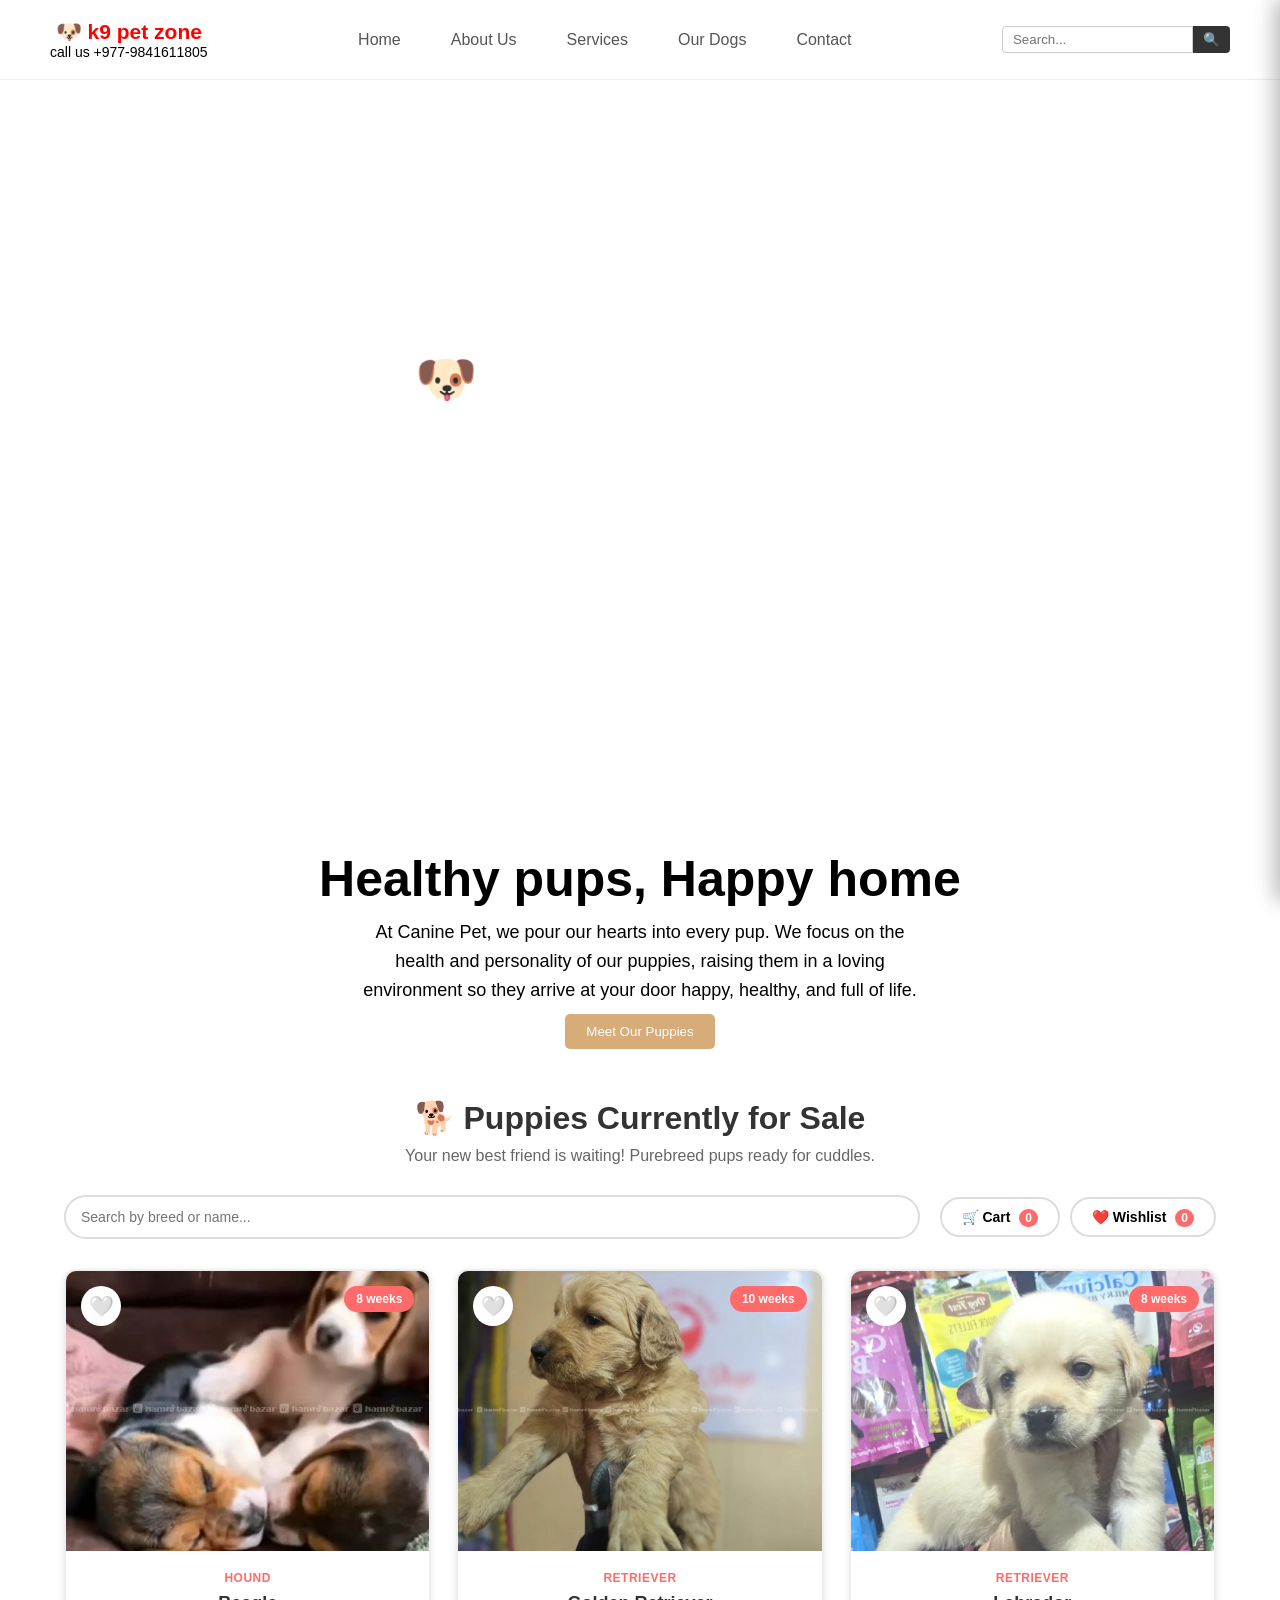
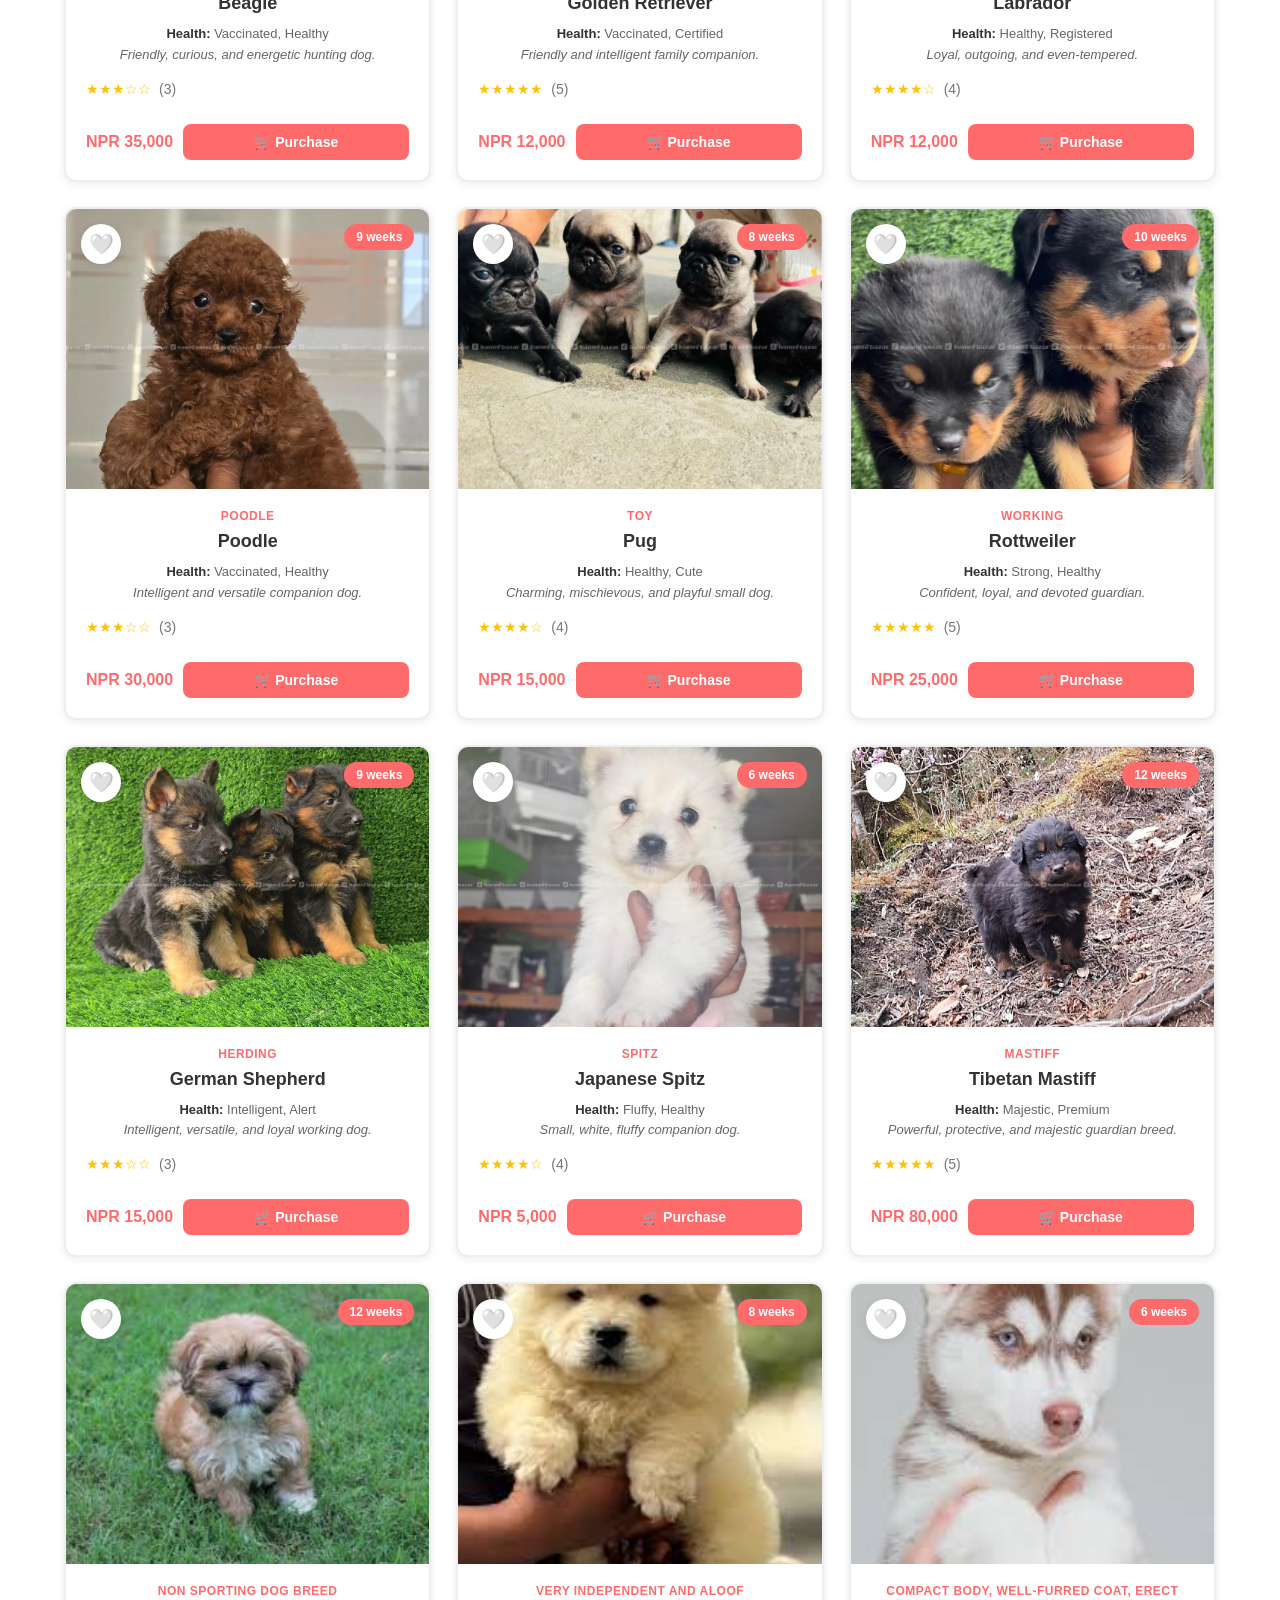
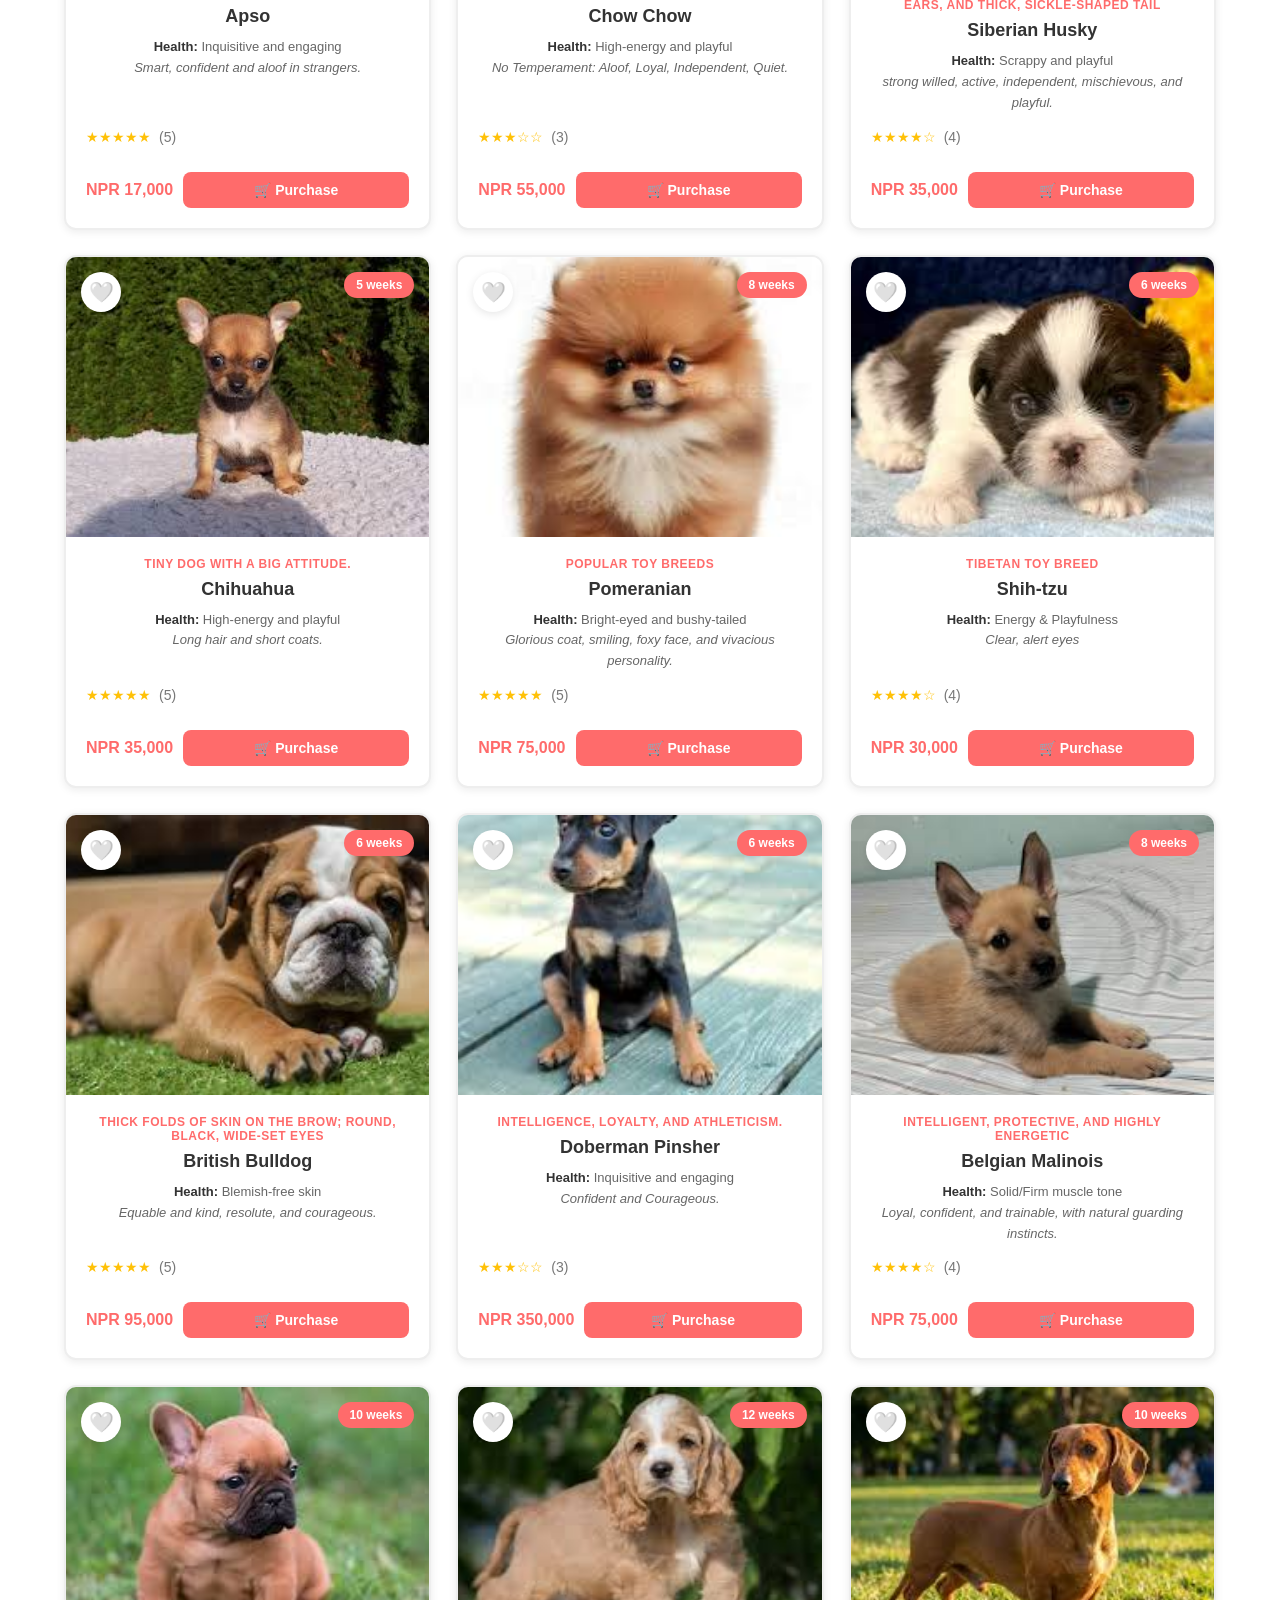
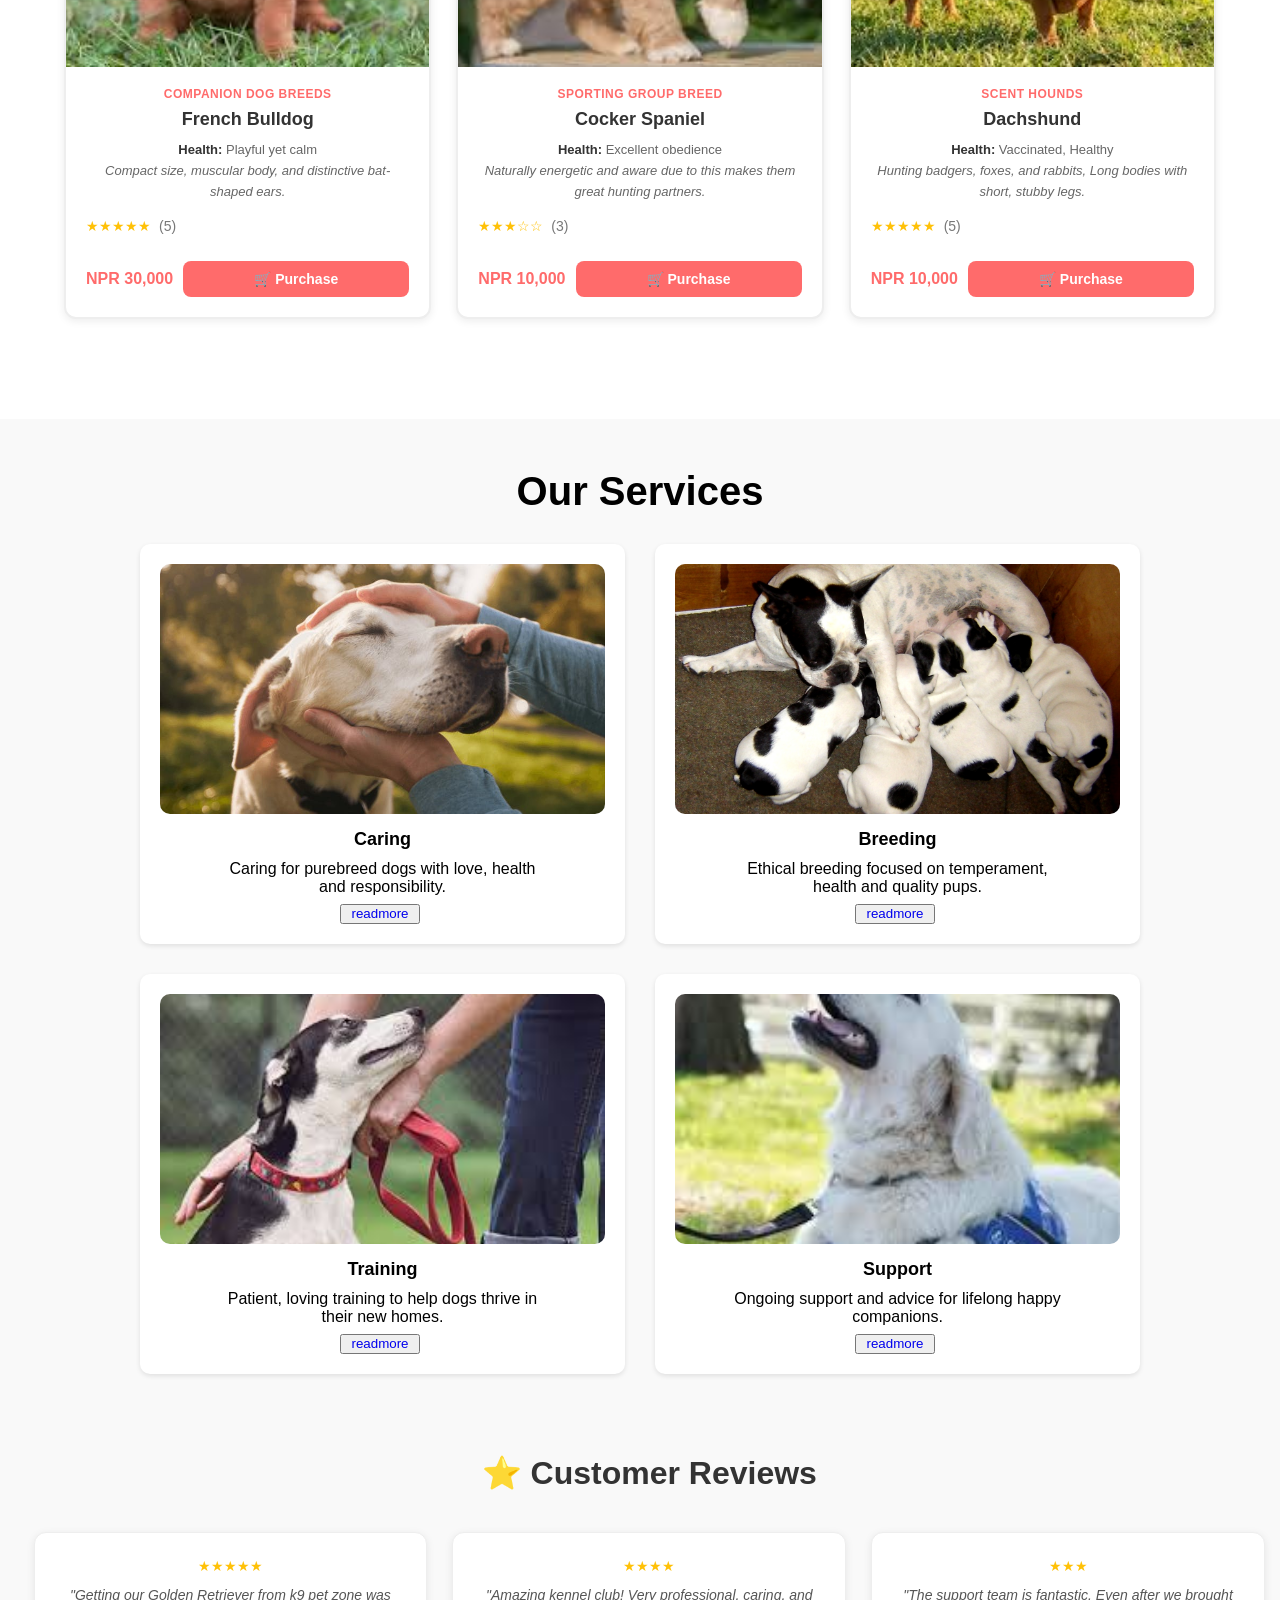
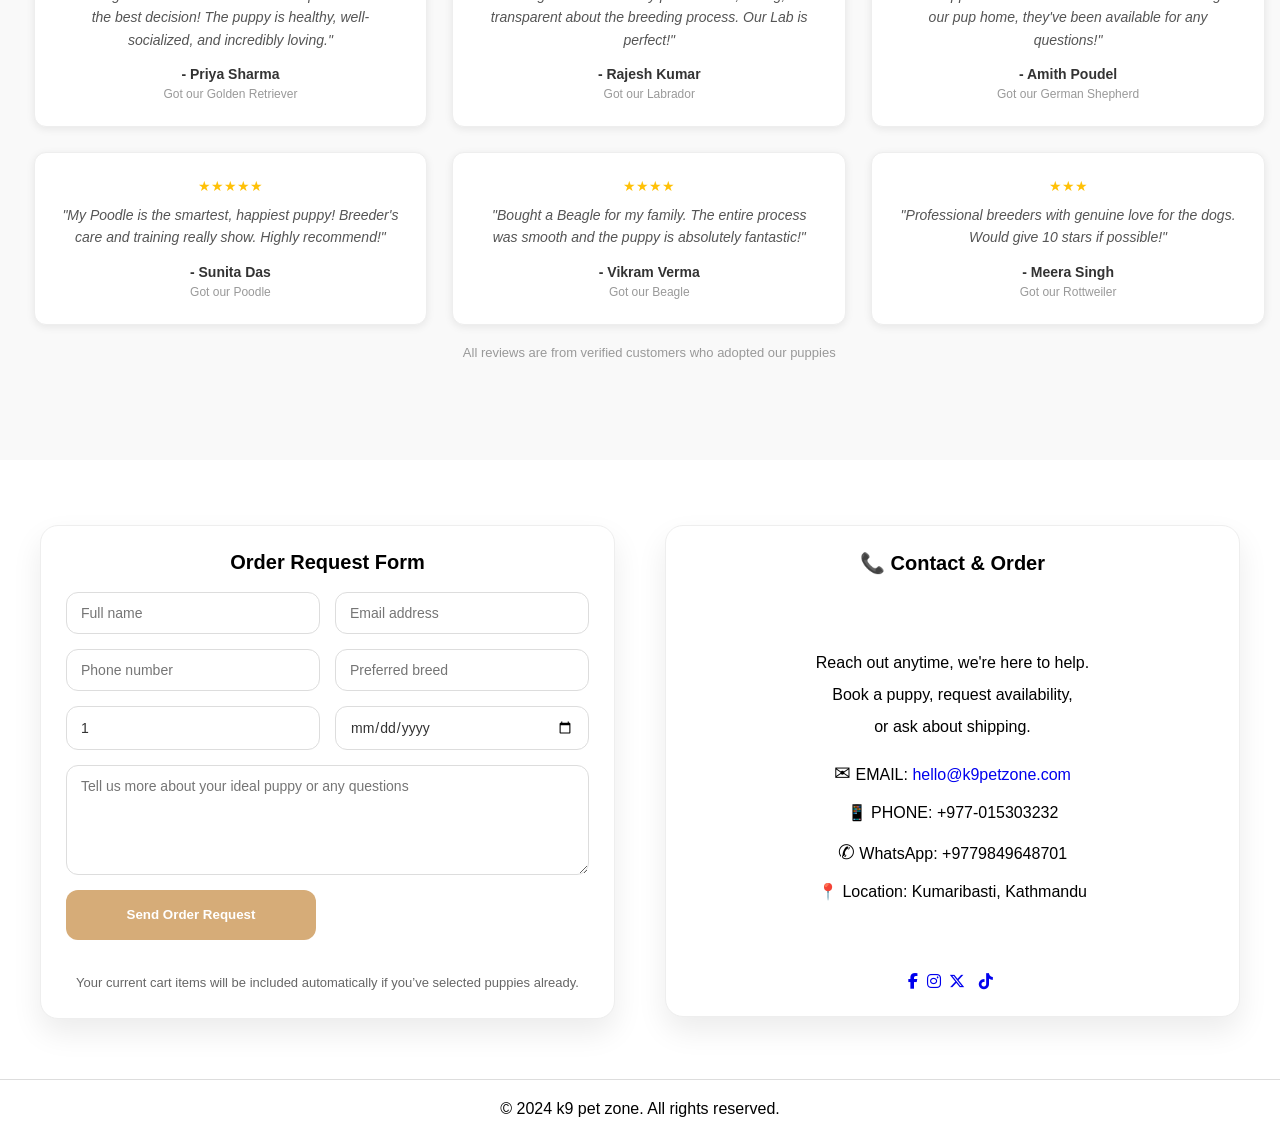
<file: index.html>
<!DOCTYPE html>
<html lang="en">
<head>
<meta charset="utf-8">
<meta name="viewport" content="width=device-width, initial-scale=1.0">

<title>k9 pet zone</title>
<link rel="stylesheet" href="style.css">
<link rel="stylesheet" href="https://cdnjs.cloudflare.com/ajax/libs/font-awesome/6.5.1/css/all.min.css">
<link rel="icon" type="image/jpeg" href="image/title.jpg">

</head>

<body>
	
	<header>
		<nav class="navbar">
		<div class="logo"><a href="index.html" style="color:red;text-decoration:none;"><h2> 🐶 k9 pet zone </h2>
		<p style="color:black;"> call us +977-9841611805</p></a>
		 </div>
		<input type="checkbox" id="check" class="check">

	<label for="check" class="checkbtn">
    &#9776;
</label>

			<ul>
				<li><a href="#">Home</a></li>
				<li><a href="#aboutus">About Us</a></li>
				<li><a href="#services">Services</a></li>
				<li><a href="#ourdog">Our Dogs</a></li>
				<li><a href="#contact">Contact</a></li>
			</ul>
			
			<form class="search-bar" action="search.html" method="GET">

    <input type="text" name="q" placeholder="Search...">
    <button type="submit">🔍</button>
  </form>

		</nav>


</header>


<main>
	<section class="content">
		<video autoplay muted loop class="back-video">
			<source src="./image/video.mp4" type="video/mp4" width="100%" height="50%" height="50%"></video>
			
			
			<div class="conten">
		<h1 style="font-size:50px;"><span style="font-size:50px;">🐶</span> canine pet zone</h1>
		<h2 class="subtitle">Welcome to canine pet zone </h2>
	
		<h2 class="description"> We are a small, home-based kennel club <br>
			dedicated to raising pure breed dogs with care,<br>
			responsibility and love.  </h2></div>

			</section>


	
	<section id="aboutus" class="about">
		<h2 style="font-size:50px;"> Healthy pups, Happy home</h2>
		<p>At Canine Pet, we pour our hearts into every pup. We focus on the <br>
			health and personality of our puppies, raising them in a loving<br>
			 environment so they arrive at your door happy, healthy, and full of life. </p>

			 <a href="#ourdog" class="btn-meet-us">
        <button style="cursor: pointer; background:#d6ac78; color:#fff;">Meet Our Puppies</button>
    </a>

	</section>


			<!-- ===== PRODUCT CARDS SECTION ===== -->
<div id="ourdog" class="products-section">
  <h2>🐕 Puppies Currently for Sale</h2>
  <p>Your new best friend is waiting! Purebreed pups ready for cuddles.</p>
  
  <!-- Top Controls -->
  <div class="products-controls">
    <div class="search-filter">
      <input type="text" id="productSearch" placeholder="Search by breed or name..." class="product-search-input">
    </div>
    
    <div class="view-controls">
      <button class="cart-toggle-btn" id="cartToggleBtn" title="View Cart">
        🛒 Cart <span class="cart-count" id="cartCount">0</span>
      </button>
      <button class="wishlist-toggle-btn" id="wishlistToggleBtn" title="View Wishlist">
        ❤️ Wishlist <span class="wishlist-count" id="wishlistCount">0</span>
      </button>
    </div>
  </div>

  <!-- Product Grid -->
  <div class="products-grid" id="productsGrid">
    <!-- Products inserted via JavaScript -->
  </div>
</div>

<!-- Cart Sidebar -->
<div class="cart-sidebar" id="cartSidebar">
  <div class="cart-header">
    <h3>🛒 Shopping Cart</h3>
    <button class="close-btn" id="closeCartBtn">×</button>
  </div>
  <div class="cart-items" id="cartItems">
    <p style="text-align: center; color: #999; padding: 20px;">Your cart is empty</p>
  </div>
  <div class="cart-total" id="cartTotal" style="display:none;">
    <p>Total: NPR <span id="cartTotalPrice">0</span></p>
    <button class="checkout-btn" id="checkoutBtn">Checkout</button>
  </div>
</div>

<!-- Wishlist Sidebar -->
<div class="wishlist-sidebar" id="wishlistSidebar">
  <div class="wishlist-header">
    <h3>❤️ My Wishlist</h3>
    <button class="close-btn" id="closeWishlistBtn">×</button>
  </div>
  <div class="wishlist-items" id="wishlistItems">
    <p style="text-align: center; color: #999; padding: 20px;">Your wishlist is empty</p>
  </div>
</div>

<!-- Overlay for sidebars -->
<div class="sidebar-overlay" id="sidebarOverlay"></div>



	<section class="services" id="services">
		<h2 style="font-size:40px;"> Our Services</h2>


		<div class="service-container">


		<div class="service-item">
			<img src="./image/caring.jpg" alt="caring">
			<h3>Caring</h3>
			<p> Caring for purebreed dogs with love, health<br>
	 		and responsibility.</p>
			<button class="readmore" style="display:block;width:80px;height:20px;color:grey;margin:8px 0px 0px 180px;"><a href="caring.html">readmore </a></button>

			</div>


		<div class="service-item">
			<img src="./image/breeding.jpg" alt="breeding">
			<h3> Breeding</h3>
		<p> Ethical breeding focused on temperament,<br>
			health and quality pups.
		</p>
					<button class="readmore" style="display:block;width:80px;height:20px;color:grey;margin:8px 0px 0px 180px;"><a href="breeding.html">readmore </a></button>

		</div>
		
		<div class="service-item">
			<img src="./image/training.jpg" alt="training">
		<h3> Training</h3>
		<p>Patient, loving training to help dogs thrive in<br>
			their new homes.
		</p>
		<button class="readmore" style="display:block;width:80px;height:20px;color:grey;margin:8px 0px 0px 180px;"><a href="training.html">readmore </a></button>
		</div>

		<div class="service-item">
			<img src="./image/support.jpg" alt="support">
		<h3> Support</h3>
		<p> Ongoing support and advice for lifelong happy<br>
			companions.
		</p>
		<button class="readmore" style="display:block;width:80px;height:20px;color:grey;margin:8px 0px 0px 180px;"><a href="support.html">readmore </a></button>
		</div>



		<!-- ===== REVIEWS SECTION ===== -->
<div class="reviews-section">
  <h2>⭐ Customer Reviews</h2>
  <div class="reviews-grid" id="reviewsGrid">
    <!-- Reviews inserted via JavaScript -->
  </div>
  <p class="reviews-note">All reviews are from verified customers who adopted our puppies</p>
</div>


	</section>

	<div class="footer-container">
    <!-- LEFT SIDE: Join Section -->
	    <div class="footer-section">
	        <div class="order-box">
	          <h4>Order Request Form</h4>
	          <form id="orderForm" action="https://formspree.io/f/maqdqgkb" method="POST" class="order-form">
	            <div class="order-row">
	              <input type="text" name="name" placeholder="Full name" required>
	              <input type="email" name="email" placeholder="Email address" required>
	            </div>
	            <div class="order-row">
	              <input type="text" name="phone" placeholder="Phone number" required>
	              <input type="text" name="preferred_breed" placeholder="Preferred breed">
	            </div>
	            <div class="order-row">
	              <input type="number" name="quantity" min="1" placeholder="Quantity" value="1">
	              <input type="date" name="pickup_date" placeholder="Pickup / visit date">
	            </div>
	            <textarea name="message" placeholder="Tell us more about your ideal puppy or any questions"></textarea>
	            <input type="hidden" name="order_summary" id="orderSummaryInput">
	            <input type="hidden" name="_subject" value="New Puppy Order Request from k9 pet zone">
	            <button type="submit" class="my-btn" style="width:250px;height:50px;">Send Order Request</button><br>
	          </form>
	          <div id="orderThankYouMessage" style="display:none; color: #1f8a3d; margin-top: 15px;">
	            <h3>Request sent! 🐾</h3><br><br>
	            <p>We received your order request and will confirm availability manually within 24 hours.</p><br><br>
	          </div>
	          <p class="order-form-note">Your current cart items will be included automatically if you’ve selected puppies already.</p>
	        </div>
	    </div>

    <!-- RIGHT SIDE: Contact Section -->
    <div class="footer-section" id="contact">
      <div class="contact-box">
        <h3>📞 Contact & Order</h3><br><br><br>
        <p style="line-height:2;">Reach out anytime, we're here to help.<br>
			 Book a puppy, request availability, <br>
			 or ask about shipping.</p><br>
        <p><span style="font-size:20px;">✉</span> EMAIL: <a href="mailto:hello@k9petzone.com">hello@k9petzone.com</a></p><br>
        <p>📱 PHONE: +977-015303232</p><br>
        <p><span style="font-size:20px;">✆</span> WhatsApp: +9779849648701</p><br>
        <p>📍 Location: Kumaribasti, Kathmandu</p><br><br><br><br>
        <div class="social-icons"> 
             <a href="https://www.facebook.com/profile.php?id=61573481203226" class="fab fa-facebook-f"></a>&nbsp;
        	  <a href="https://instagram.com/k9petzone" class="fab fa-instagram"></a>&nbsp;
        	  <a href="#" class="fab fa-x-twitter"></a> &nbsp;
        	  <a href="#" class="fab fa-tiktok"></a>&nbsp;
        </div>
      </div>
    </div>
</div>
</main>


<div class="copyright">
    <p>© 2024 k9 pet zone. All rights reserved.</p>
</div>

<!-- Tawk.to Live Chat -->
<script type="text/javascript">
var Tawk_API=Tawk_API||{}, Tawk_LoadStart=new Date();
(function(){
var s1=document.createElement("script"),s0=document.getElementsByTagName("script")[0];
s1.async=true;
s1.src='https://embed.tawk.to/000000000000000000000000/default';
s1.charset='UTF-8';
s1.setAttribute('crossorigin','*');
s0.parentNode.insertBefore(s1,s0);
})();
</script>

	<script src="script.js"></script>

</body>

</html>
</file>
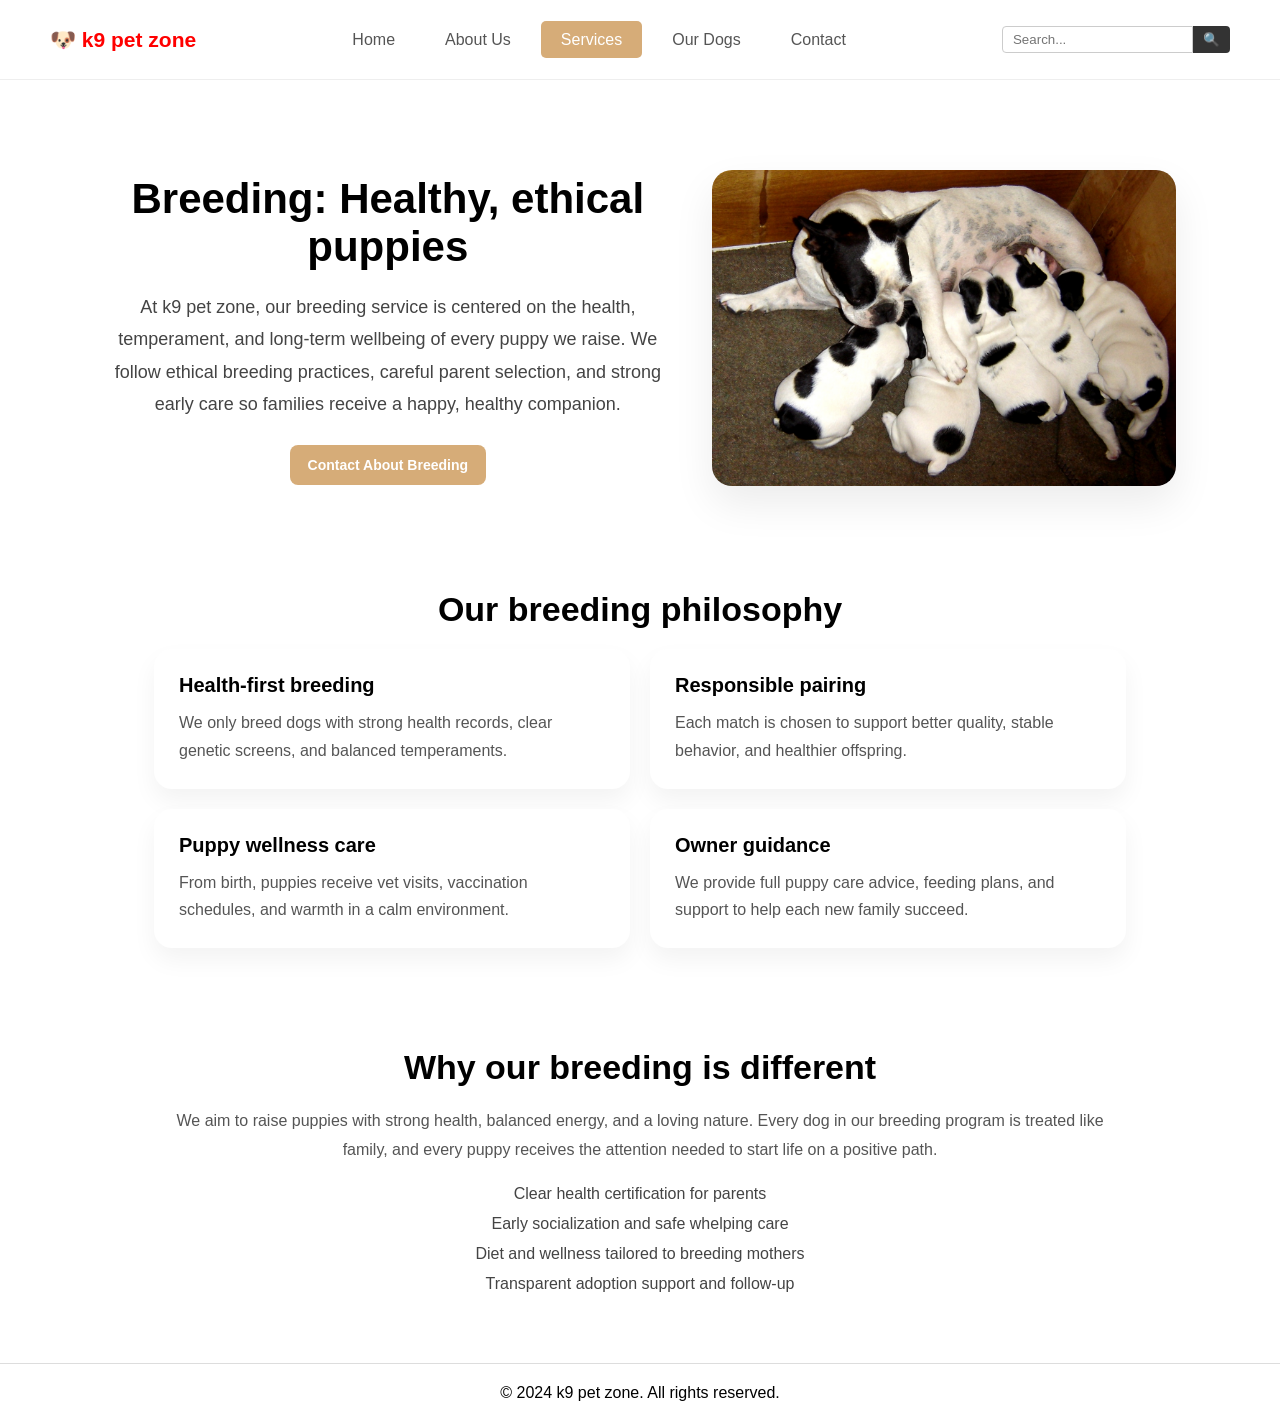
<file: breeding.html>
<!DOCTYPE html>
<html lang="en">
<head>
    <meta charset="UTF-8">
    <meta name="viewport" content="width=device-width, initial-scale=1.0">
    <title>Breeding Service - k9 pet zone</title>
    <link rel="stylesheet" href="style.css">
    <link rel="stylesheet" href="https://cdnjs.cloudflare.com/ajax/libs/font-awesome/6.5.1/css/all.min.css">
    <link rel="icon" type="image/jpeg" href="image/title.jpg">
</head>
<body>
    <header>
        <nav class="navbar">
            <div class="logo"><a href="index.html" style="color:red;text-decoration:none;"><h2>🐶 k9 pet zone</h2></a></div>
            <input type="checkbox" id="check" class="check">
            <label for="check" class="checkbtn">&#9776;</label>
            <ul>
                <li><a href="index.html">Home</a></li>
                <li><a href="index.html#aboutus">About Us</a></li>
                <li><a href="index.html#services" class="active">Services</a></li>
                <li><a href="index.html#ourdog">Our Dogs</a></li>
                <li><a href="index.html#contact">Contact</a></li>
            </ul>
            <form class="search-bar" action="search.html" method="GET">
                <input type="text" name="q" placeholder="Search...">
                <button type="submit">🔍</button>
            </form>
        </nav>
    </header>
    <main>
        <section class="service-detail">
            <div class="service-detail-content">
                <div class="service-detail-text">
                    <h1>Breeding: Healthy, ethical puppies</h1>
                    <p>At k9 pet zone, our breeding service is centered on the health, temperament, and long-term wellbeing of every puppy we raise. We follow ethical breeding practices, careful parent selection, and strong early care so families receive a happy, healthy companion.</p>
                    <a class="service-link-btn" href="index.html#contact">Contact About Breeding</a>
                </div>
                <div class="service-detail-image">
                    <img src="image/breeding.jpg" alt="Breeding service for puppies">
                </div>
            </div>
        </section>

        <section class="service-overview">
            <h2>Our breeding philosophy</h2>
            <div class="service-feature-grid">
                <div class="service-feature-card">
                    <h3>Health-first breeding</h3>
                    <p>We only breed dogs with strong health records, clear genetic screens, and balanced temperaments.</p>
                </div>
                <div class="service-feature-card">
                    <h3>Responsible pairing</h3>
                    <p>Each match is chosen to support better quality, stable behavior, and healthier offspring.</p>
                </div>
                <div class="service-feature-card">
                    <h3>Puppy wellness care</h3>
                    <p>From birth, puppies receive vet visits, vaccination schedules, and warmth in a calm environment.</p>
                </div>
                <div class="service-feature-card">
                    <h3>Owner guidance</h3>
                    <p>We provide full puppy care advice, feeding plans, and support to help each new family succeed.</p>
                </div>
            </div>
        </section>

        <section class="service-benefits">
            <h2>Why our breeding is different</h2>
            <p>We aim to raise puppies with strong health, balanced energy, and a loving nature. Every dog in our breeding program is treated like family, and every puppy receives the attention needed to start life on a positive path.</p>
            <ul>
                <li>Clear health certification for parents</li>
                <li>Early socialization and safe whelping care</li>
                <li>Diet and wellness tailored to breeding mothers</li>
                <li>Transparent adoption support and follow-up</li>
            </ul>
        </section>
    </main>
    <div class="copyright">
        <p>© 2024 k9 pet zone. All rights reserved.</p>
    </div>
</body>
</html>
</file>
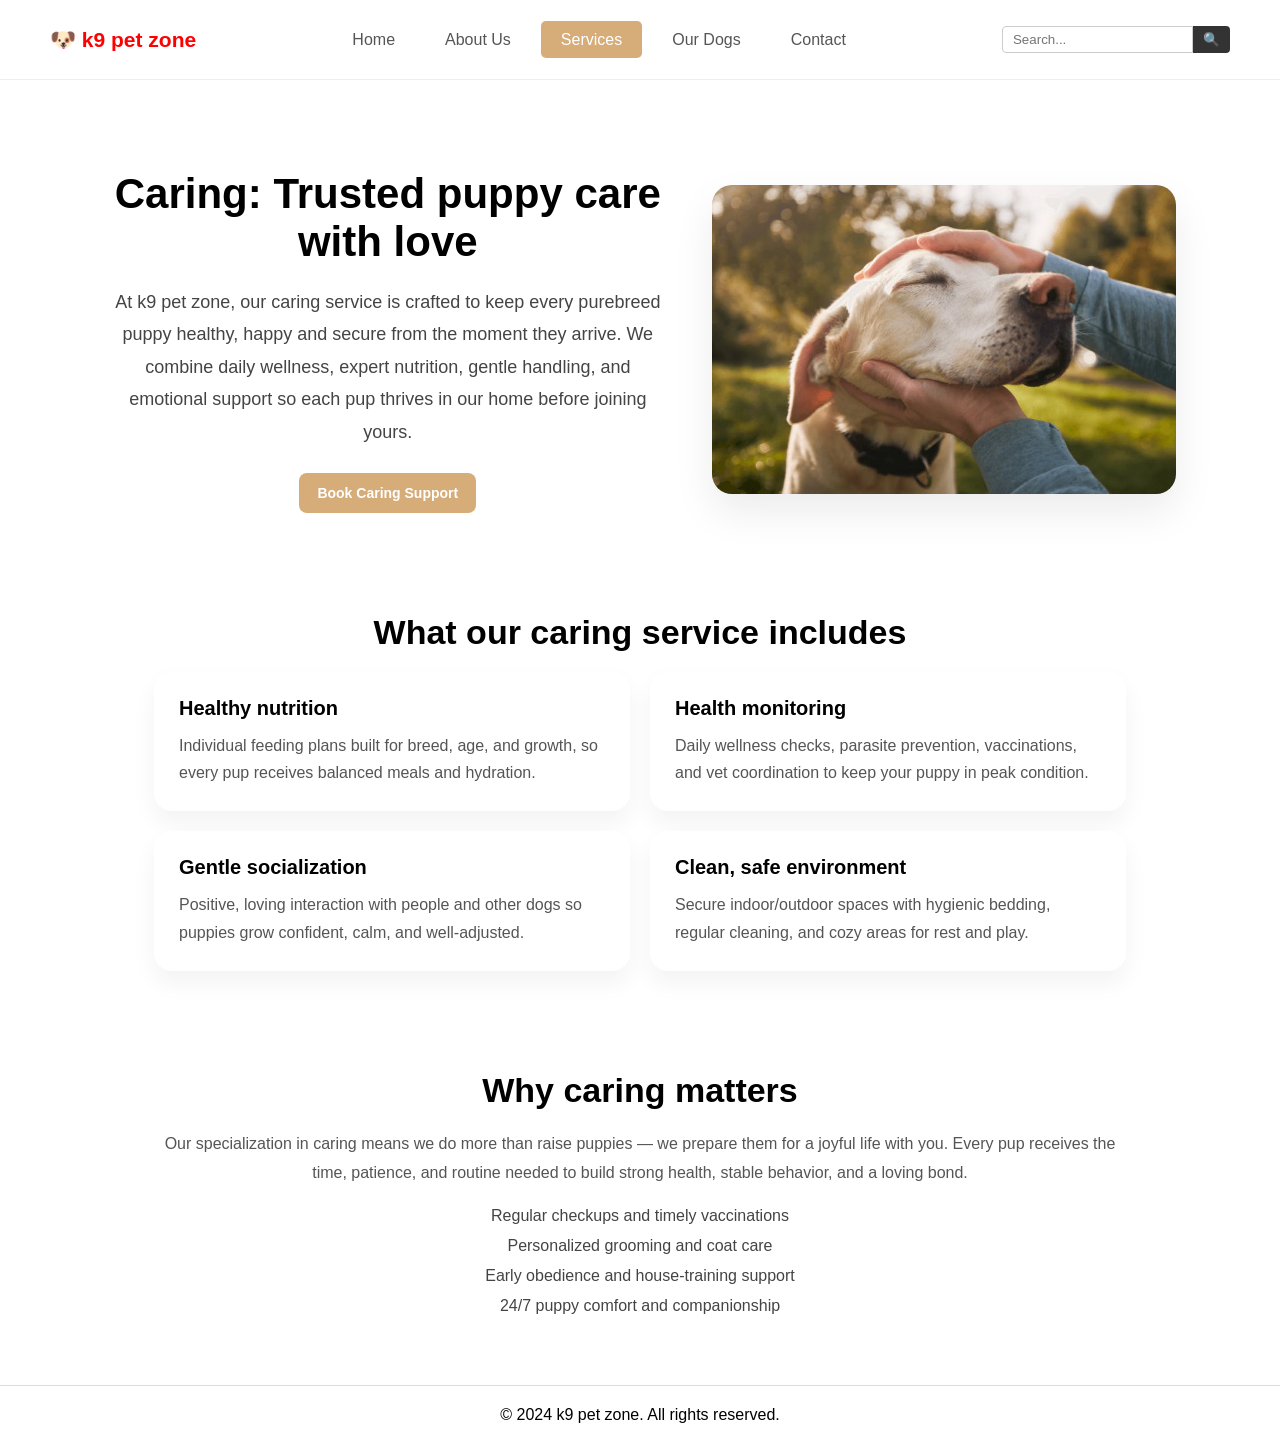
<file: caring.html>
<!DOCTYPE html>
<html lang="en">
<head>
    <meta charset="UTF-8">
    <meta name="viewport" content="width=device-width, initial-scale=1.0">
    <title>Caring Service - k9 pet zone</title>
    <link rel="stylesheet" href="style.css">
    <link rel="stylesheet" href="https://cdnjs.cloudflare.com/ajax/libs/font-awesome/6.5.1/css/all.min.css">
    <link rel="icon" type="image/jpeg" href="image/title.jpg">
</head>
<body>
    <header>
        <nav class="navbar">
            <div class="logo"><a href="index.html" style="color:red;text-decoration:none;"><h2>🐶 k9 pet zone</h2></a></div>
            <input type="checkbox" id="check" class="check">
            <label for="check" class="checkbtn">&#9776;</label>
            <ul>
                <li><a href="index.html">Home</a></li>
                <li><a href="index.html#aboutus">About Us</a></li>
                <li><a href="index.html#services" class="active">Services</a></li>
                <li><a href="index.html#ourdog">Our Dogs</a></li>
                <li><a href="index.html#contact">Contact</a></li>
            </ul>
            <form class="search-bar" action="search.html" method="GET">
                <input type="text" name="q" placeholder="Search...">
                <button type="submit">🔍</button>
            </form>
        </nav>
    </header>
    <main>
        <section class="service-detail">
            <div class="service-detail-content">
                <div class="service-detail-text">
                    <h1>Caring: Trusted puppy care with love</h1>
                    <p>At k9 pet zone, our caring service is crafted to keep every purebreed puppy healthy, happy and secure from the moment they arrive. We combine daily wellness, expert nutrition, gentle handling, and emotional support so each pup thrives in our home before joining yours.</p>
                    <a class="service-link-btn" href="index.html#contact">Book Caring Support</a>
                </div>
                <div class="service-detail-image">
                    <img src="image/caring.jpg" alt="Caring service for puppies">
                </div>
            </div>
        </section>

        <section class="service-overview">
            <h2>What our caring service includes</h2>
            <div class="service-feature-grid">
                <div class="service-feature-card">
                    <h3>Healthy nutrition</h3>
                    <p>Individual feeding plans built for breed, age, and growth, so every pup receives balanced meals and hydration.</p>
                </div>
                <div class="service-feature-card">
                    <h3>Health monitoring</h3>
                    <p>Daily wellness checks, parasite prevention, vaccinations, and vet coordination to keep your puppy in peak condition.</p>
                </div>
                <div class="service-feature-card">
                    <h3>Gentle socialization</h3>
                    <p>Positive, loving interaction with people and other dogs so puppies grow confident, calm, and well-adjusted.</p>
                </div>
                <div class="service-feature-card">
                    <h3>Clean, safe environment</h3>
                    <p>Secure indoor/outdoor spaces with hygienic bedding, regular cleaning, and cozy areas for rest and play.</p>
                </div>
            </div>
        </section>

        <section class="service-benefits">
            <h2>Why caring matters</h2>
            <p>Our specialization in caring means we do more than raise puppies — we prepare them for a joyful life with you. Every pup receives the time, patience, and routine needed to build strong health, stable behavior, and a loving bond.</p>
            <ul>
                <li>Regular checkups and timely vaccinations</li>
                <li>Personalized grooming and coat care</li>
                <li>Early obedience and house-training support</li>
                <li>24/7 puppy comfort and companionship</li>
            </ul>
        </section>
    </main>
    <div class="copyright">
        <p>© 2024 k9 pet zone. All rights reserved.</p>
    </div>
</body>
</html>
</file>
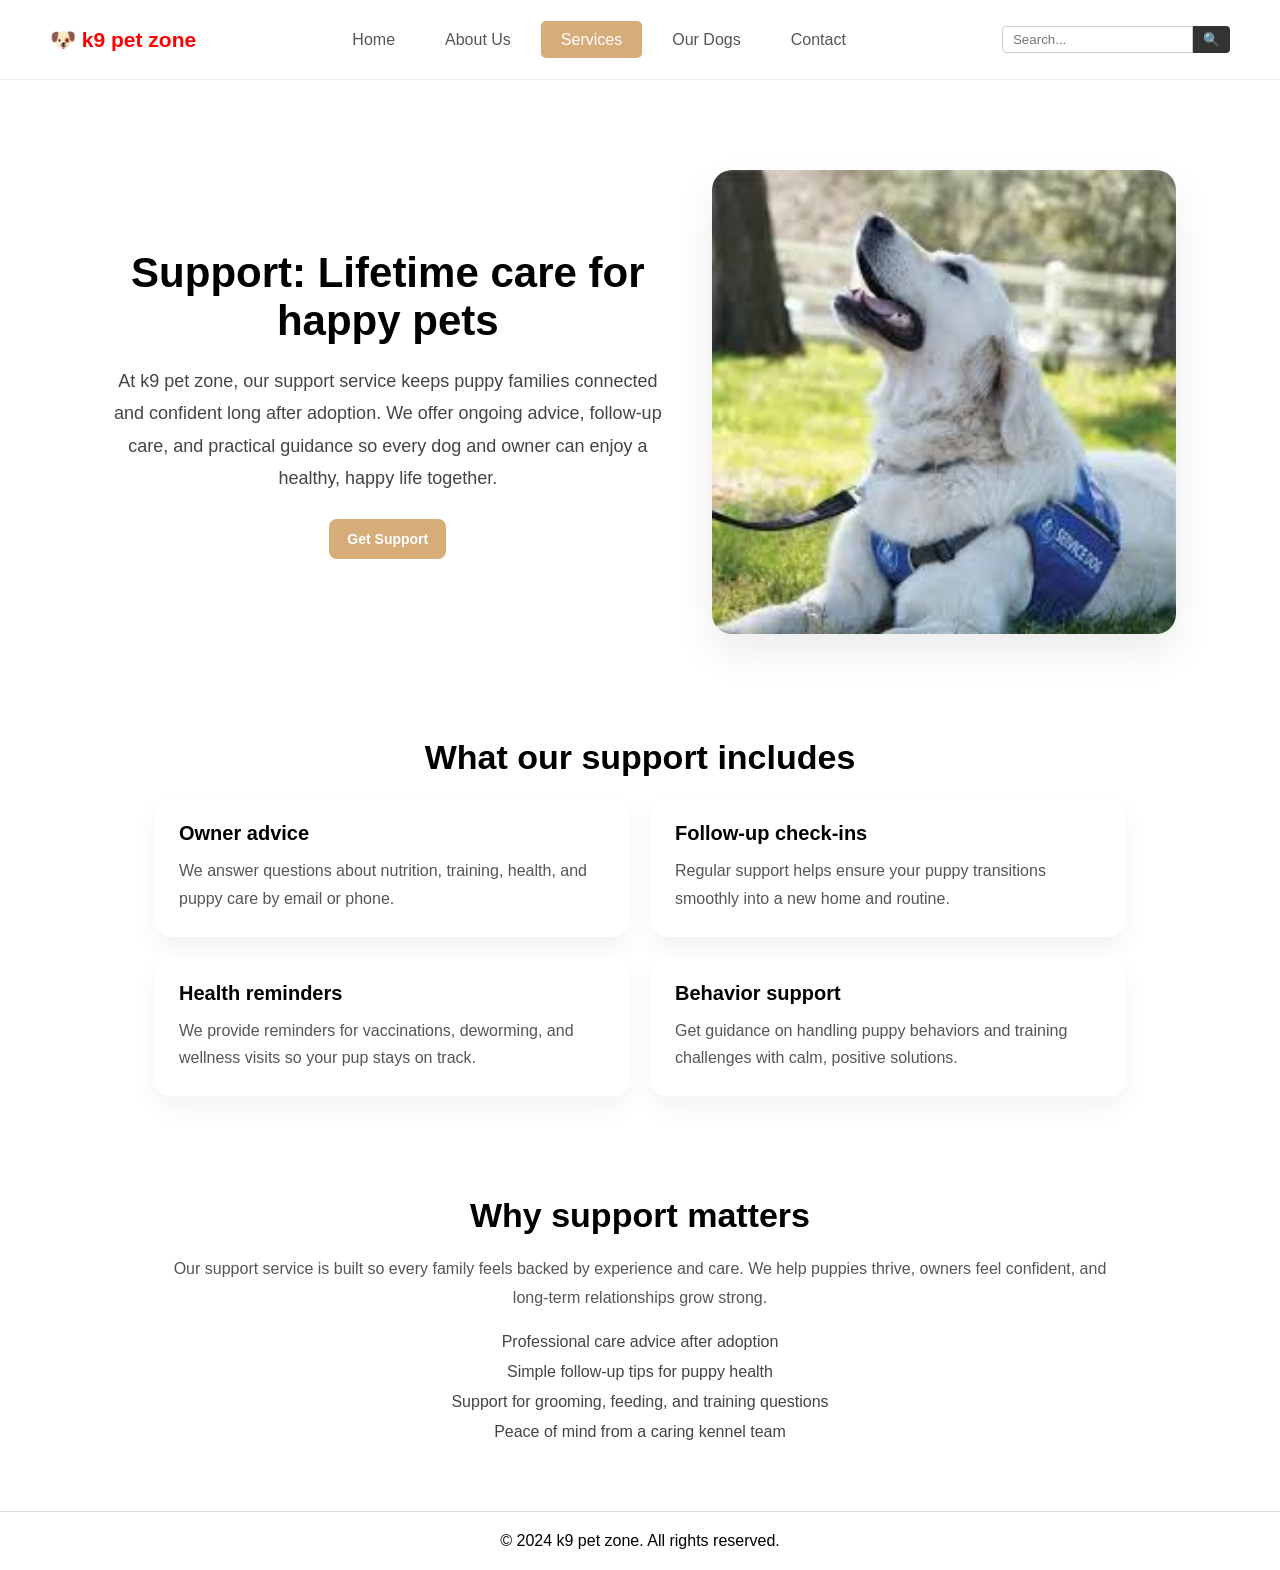
<file: support.html>
<!DOCTYPE html>
<html lang="en">
<head>
    <meta charset="UTF-8">
    <meta name="viewport" content="width=device-width, initial-scale=1.0">
    <title>Support Service - k9 pet zone</title>
    <link rel="stylesheet" href="style.css">
    <link rel="stylesheet" href="https://cdnjs.cloudflare.com/ajax/libs/font-awesome/6.5.1/css/all.min.css">
    <link rel="icon" type="image/jpeg" href="image/title.jpg">
</head>
<body>
    <header>
        <nav class="navbar">
            <div class="logo"><a href="index.html" style="color:red;text-decoration:none;"><h2>🐶 k9 pet zone</h2></a></div>
            <input type="checkbox" id="check" class="check">
            <label for="check" class="checkbtn">&#9776;</label>
            <ul>
                <li><a href="index.html">Home</a></li>
                <li><a href="index.html#aboutus">About Us</a></li>
                <li><a href="index.html#services" class="active">Services</a></li>
                <li><a href="index.html#ourdog">Our Dogs</a></li>
                <li><a href="index.html#contact">Contact</a></li>
            </ul>
            <form class="search-bar" action="search.html" method="GET">
                <input type="text" name="q" placeholder="Search...">
                <button type="submit">🔍</button>
            </form>
        </nav>
    </header>
    <main>
        <section class="service-detail">
            <div class="service-detail-content">
                <div class="service-detail-text">
                    <h1>Support: Lifetime care for happy pets</h1>
                    <p>At k9 pet zone, our support service keeps puppy families connected and confident long after adoption. We offer ongoing advice, follow-up care, and practical guidance so every dog and owner can enjoy a healthy, happy life together.</p>
                    <a class="service-link-btn" href="index.html#contact">Get Support</a>
                </div>
                <div class="service-detail-image">
                    <img src="image/support.jpg" alt="Pet support service">
                </div>
            </div>
        </section>

        <section class="service-overview">
            <h2>What our support includes</h2>
            <div class="service-feature-grid">
                <div class="service-feature-card">
                    <h3>Owner advice</h3>
                    <p>We answer questions about nutrition, training, health, and puppy care by email or phone.</p>
                </div>
                <div class="service-feature-card">
                    <h3>Follow-up check-ins</h3>
                    <p>Regular support helps ensure your puppy transitions smoothly into a new home and routine.</p>
                </div>
                <div class="service-feature-card">
                    <h3>Health reminders</h3>
                    <p>We provide reminders for vaccinations, deworming, and wellness visits so your pup stays on track.</p>
                </div>
                <div class="service-feature-card">
                    <h3>Behavior support</h3>
                    <p>Get guidance on handling puppy behaviors and training challenges with calm, positive solutions.</p>
                </div>
            </div>
        </section>

        <section class="service-benefits">
            <h2>Why support matters</h2>
            <p>Our support service is built so every family feels backed by experience and care. We help puppies thrive, owners feel confident, and long-term relationships grow strong.</p>
            <ul>
                <li>Professional care advice after adoption</li>
                <li>Simple follow-up tips for puppy health</li>
                <li>Support for grooming, feeding, and training questions</li>
                <li>Peace of mind from a caring kennel team</li>
            </ul>
        </section>
    </main>
    <div class="copyright">
        <p>© 2024 k9 pet zone. All rights reserved.</p>
    </div>
</body>
</html>
</file>
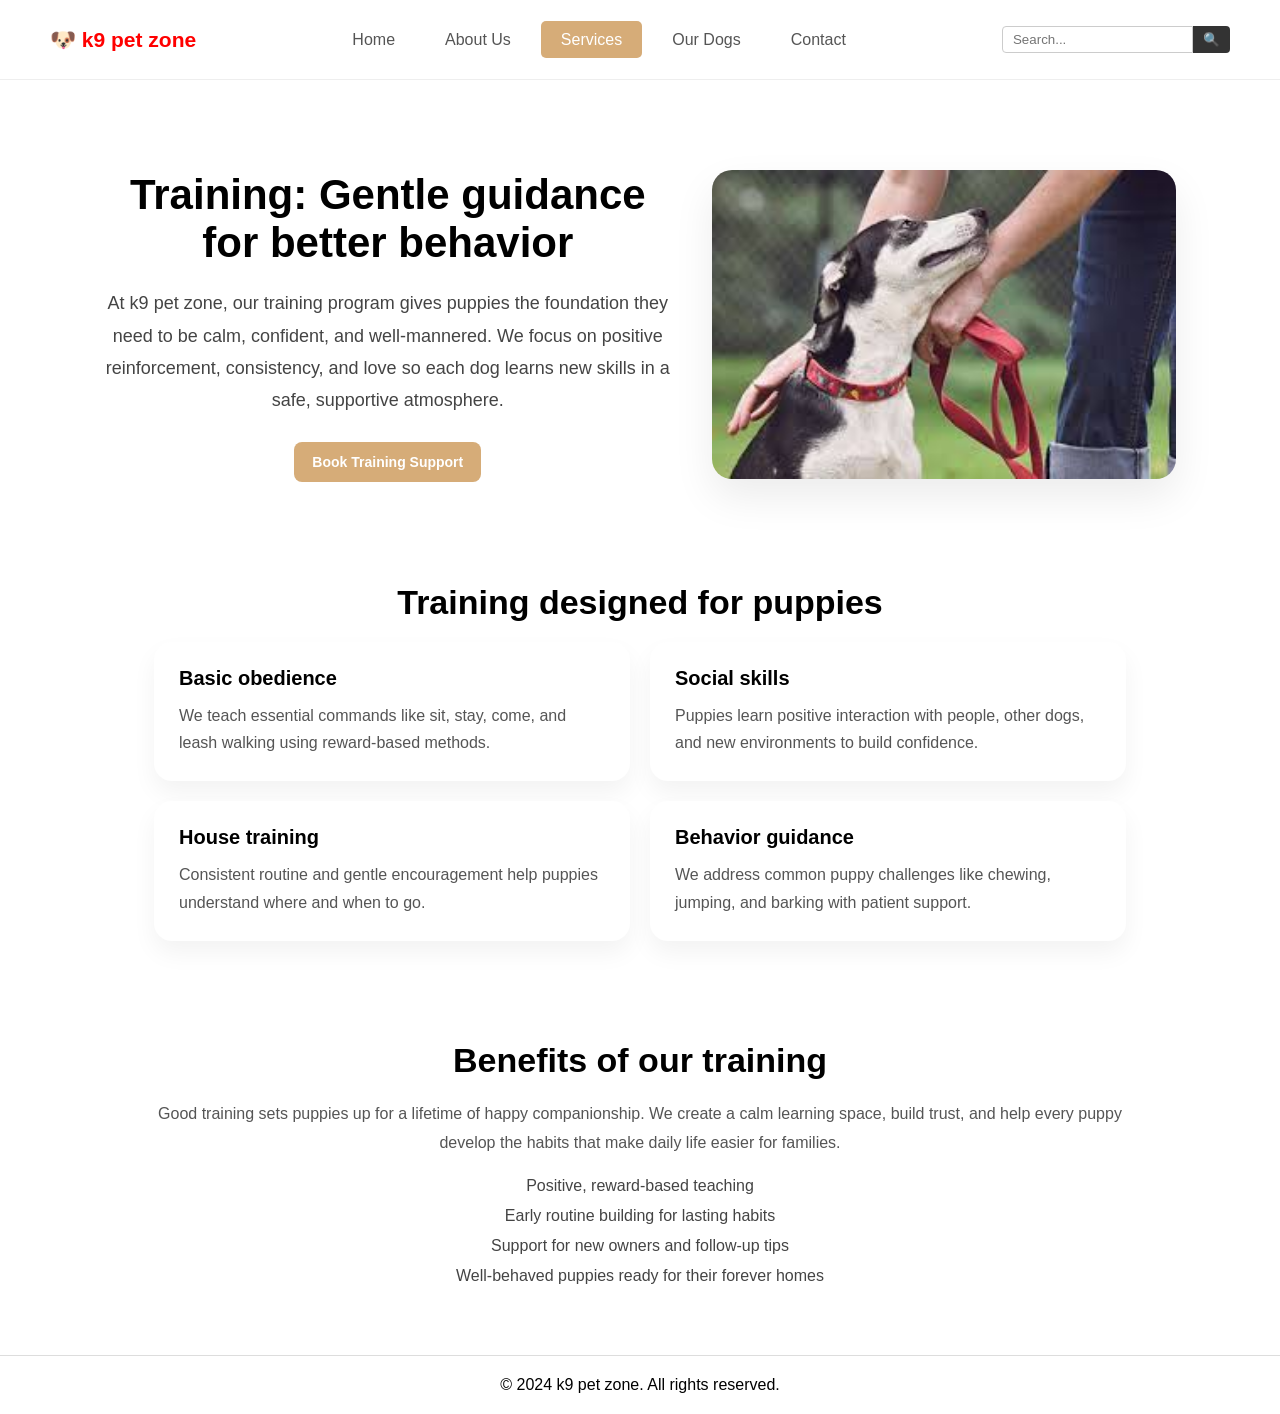
<file: training.html>
<!DOCTYPE html>
<html lang="en">
<head>
    <meta charset="UTF-8">
    <meta name="viewport" content="width=device-width, initial-scale=1.0">
    <title>Training Service - k9 pet zone</title>
    <link rel="stylesheet" href="style.css">
    <link rel="stylesheet" href="https://cdnjs.cloudflare.com/ajax/libs/font-awesome/6.5.1/css/all.min.css">
    <link rel="icon" type="image/jpeg" href="image/title.jpg">
</head>
<body>
    <header>
        <nav class="navbar">
            <div class="logo"><a href="index.html" style="color:red;text-decoration:none;"><h2>🐶 k9 pet zone</h2></a></div>
            <input type="checkbox" id="check" class="check">
            <label for="check" class="checkbtn">&#9776;</label>
            <ul>
                <li><a href="index.html">Home</a></li>
                <li><a href="index.html#aboutus">About Us</a></li>
                <li><a href="index.html#services" class="active">Services</a></li>
                <li><a href="index.html#ourdog">Our Dogs</a></li>
                <li><a href="index.html#contact">Contact</a></li>
            </ul>
            <form class="search-bar" action="search.html" method="GET">
                <input type="text" name="q" placeholder="Search...">
                <button type="submit">🔍</button>
            </form>
        </nav>
    </header>
    <main>
        <section class="service-detail">
            <div class="service-detail-content">
                <div class="service-detail-text">
                    <h1>Training: Gentle guidance for better behavior</h1>
                    <p>At k9 pet zone, our training program gives puppies the foundation they need to be calm, confident, and well-mannered. We focus on positive reinforcement, consistency, and love so each dog learns new skills in a safe, supportive atmosphere.</p>
                    <a class="service-link-btn" href="index.html#contact">Book Training Support</a>
                </div>
                <div class="service-detail-image">
                    <img src="image/training.jpg" alt="Dog training service">
                </div>
            </div>
        </section>

        <section class="service-overview">
            <h2>Training designed for puppies</h2>
            <div class="service-feature-grid">
                <div class="service-feature-card">
                    <h3>Basic obedience</h3>
                    <p>We teach essential commands like sit, stay, come, and leash walking using reward-based methods.</p>
                </div>
                <div class="service-feature-card">
                    <h3>Social skills</h3>
                    <p>Puppies learn positive interaction with people, other dogs, and new environments to build confidence.</p>
                </div>
                <div class="service-feature-card">
                    <h3>House training</h3>
                    <p>Consistent routine and gentle encouragement help puppies understand where and when to go.</p>
                </div>
                <div class="service-feature-card">
                    <h3>Behavior guidance</h3>
                    <p>We address common puppy challenges like chewing, jumping, and barking with patient support.</p>
                </div>
            </div>
        </section>

        <section class="service-benefits">
            <h2>Benefits of our training</h2>
            <p>Good training sets puppies up for a lifetime of happy companionship. We create a calm learning space, build trust, and help every puppy develop the habits that make daily life easier for families.</p>
            <ul>
                <li>Positive, reward-based teaching</li>
                <li>Early routine building for lasting habits</li>
                <li>Support for new owners and follow-up tips</li>
                <li>Well-behaved puppies ready for their forever homes</li>
            </ul>
        </section>
    </main>
    <div class="copyright">
        <p>© 2024 k9 pet zone. All rights reserved.</p>
    </div>
</body>
</html>
</file>
<file: style.css>
body {
    text-align:center;
    font-family:Arial, Helvetica, sans-serif;
}

main {
    padding-top: 80px; /* keep content visible below the fixed navbar */
}

html {
    scroll-behavior: smooth;
}




* {
    margin:0;
    padding: 0;
    box-sizing: border-box;
    font-family: 'Poppins', sans-serif;
    list-style:none;
    text-decoration: none;
}

.navbar {
    display: flex;
    justify-content: space-between;
    align-items: center;
    padding:0 50px;
    height: 80px;
    width: 100%;
    background: #ffffff;
    border-bottom: 1px solid #eee;
    position: fixed;
    top: 0;
    left: 0;
    right: 0;
    z-index: 1000;
    white-space: nowrap;
}


.navbar .logo {
    display: flex;
    list-style:none;
    font-size:14px; /* from claude ai*/
}


@media (max-width:768px) {
     header {
        display:flex;
        align-items:center;
        justify-content: space-between;
        gap:10px;
     }
     header ul li {
        display: none; /* hide on mobile */
     }
     header ul li a {
        font-size:12px;
        padding: 4px 6px;
     }
     .logo {
        display: inline-block;
        white-space:nowrap;
     }
     form .search-bar{
        display:none;
     }
}



/*padding label */

label {
    padding-left:10px;
}


.navbar ul {
    display: flex;
}

.navbar ul li {
    margin: 0 5px;
}

.navbar ul li a {
    color: #555;
    text-decoration: none;
    font-size: 16px;
    font-weight: 500;
    transition: all 0.3s ease;
    padding:10px 20px;
    border-radius: 5px;
}
.navbar ul li a:hover, .navbar ul li a.active {
    background:#d6ac78;
    color: #fff;
}


.search-bar {
    display:flex;
}

.search-bar input {
  padding: 5px 10px;
  border: 1px solid #ccc;
  border-radius: 4px 0 0 4px; /* Rounds the left corners */
  outline: none;
}

.search-bar button {
  padding: 5px 10px;
  background-color: #333;
  color: white;
  border: none;
  border-radius: 0 4px 4px 0; /* Rounds the right corners */
  cursor: pointer;
}


/*mobile reponsive*/

.check, .checkbtn {
    display: none;
}

@media (max-width: 768px) {
    .navbar ul {
        display: none;
        flex-direction: column;
        width: 100%;
        position: absolute;
        top: 80px;
        left: 0;
        background: #ffffff;
    }
    .checkbtn {
        display: block;
        font-size: 30px;
        cursor: pointer;
        color: #555;
        float: right;
        line-height: 80px;
        margin-right: 20px;
}
        .check{
            display:none;
        }
         /* Show the list ONLY when the checkbox is toggled */
    #check:checked ~ ul {
        display: flex;
    }
    
    .navbar ul li {
        display:block;
        margin: 20px 0;
        line-height: 30px;
    }
    .navbar ul li a{
        font-size: 20px;
    }
    #check:checked ~ ul {
        display:flex;
        left: 0;
    }
    .service-container {
        grid-template-columns: 1fr;
  }
  .service-item img {
    height:auto;
  }
  .navbar {
    padding: 0 20px;
  }
  .content{
    height:auto;
    min-height: 60vh;
    padding: 40px 20px;
  }
}


.content {
    position: relative;
    width: 100%;
    height: 80vh;
    display: flex;
    justify-content: center;
    align-items: center;
    color: white;
    text-align: center;
    overflow: hidden;
}

.back-video{
    position: absolute;
    right:0;
    bottom: 0;
    min-width: 100%;
    min-height: 100%;
    z-index: -1;
    filter: brightness(0.6);
}

.conten h1{
    margin-bottom: 10px;
}

.services {
    padding: 50px 5%;
    background: #f9f9f9;
}

.service-detail {
    padding: 90px 5% 50px;
    max-width: 1200px;
    margin: 0 auto;
}

.service-detail-content {
    display: grid;
    grid-template-columns: 1.1fr 0.9fr;
    gap: 40px;
    align-items: center;
}

.service-detail-text h1 {
    font-size: 42px;
    margin-bottom: 20px;
}

.service-detail-text p {
    line-height: 1.8;
    color: #444;
    font-size: 18px;
    margin-bottom: 25px;
}

.service-detail-image img {
    width: 100%;
    border-radius: 20px;
    box-shadow: 0 18px 40px rgba(0,0,0,0.08);
}

.service-overview,
.service-benefits {
    padding: 50px 5%;
    max-width: 1100px;
    margin: 0 auto;
}

.service-overview h2,
.service-benefits h2 {
    font-size: 34px;
    margin-bottom: 20px;
}

.service-feature-grid {
    display: grid;
    grid-template-columns: repeat(2, minmax(0, 1fr));
    gap: 20px;
}

.service-feature-card {
    background: #fff;
    border-radius: 18px;
    padding: 25px;
    box-shadow: 0 12px 24px rgba(0,0,0,0.05);
    text-align: left;
}

.service-feature-card h3 {
    margin-bottom: 12px;
    font-size: 20px;
}

.service-feature-card p {
    color: #555;
    line-height: 1.7;
}

.service-benefits p {
    margin-bottom: 20px;
    color: #555;
    line-height: 1.8;
}

.service-benefits ul {
    display: grid;
    gap: 12px;
    list-style: disc inside;
    color: #444;
    font-size: 16px;
}

@media (max-width: 992px) {
    .service-detail-content {
        grid-template-columns: 1fr;
    }
}

@media (max-width: 768px) {
    .service-feature-grid {
        grid-template-columns: 1fr;
    }
}

.service-container {
    display: grid;
    grid-template-columns: repeat(2, 1fr);
    gap: 30px;
    margin-top: 30px;
    max-width: 1000px;
    margin-left: auto;
    margin-right: auto;
}

.service-item {
    background: #fff;
    padding: 20px;
    border-radius: 10px;
    box-shadow: 0 2px 5px rgba(0,0,0,0.1);
    transition: transform 0.3s;
    display: flex;
    flex-direction: column;
    height: 100%;
}

.service-item:hover {
    transform: translateY(-10px);
    border:2px solid red;
}

.service-item img {
    width: 100%;
    height: 250px;
    object-fit: cover;
    border-radius: 10px;
    margin-bottom: 15px;
}

.service-link-btn {
    display: inline-block;
    margin-top: auto;
    padding: 12px 18px;
    background: #d6ac78;
    color: #fff;
    border-radius: 8px;
    text-decoration: none;
    font-size: 14px;
    font-weight: 700;
    transition: background 0.3s;
}

.service-link-btn:hover {
    background: #b57a4e;
}

.service-item h3 {
    font-size: 18px;
    margin-bottom: 10px;
}


.about{
    padding-top:50px;
}

.about p{
    max-width: 600px;
    margin: 0 auto;
    font-size: 18px;
    line-height: 1.6;
    padding-top:10px;
}


.about .stats {
    padding-top:10px;
}

.about button {
    margin-top:10px;
    width: 150px;
    background: #555;
    color: #fff;
    border: none;
    padding: 10px 0 10px 0;
    border-radius: 5px;
    cursor: pointer;
    transition: background 0.3s;
}

.contact-form{
    line-height:1.6;

}

.contact-form form{
    padding-top:10px;
}
.contact-details{
    padding-top:30px;
    line-height: 1.6;
}

/* ===== PRODUCTS SECTION ===== */
.products-section {
    padding: 50px 5%;
    background: #ffffff;
    max-width: 1400px;
    margin: 0 auto;
}

.products-section h2 {
    font-size: 32px;
    margin-bottom: 10px;
    color: #333;
}

.products-section > p {
    color: #666;
    font-size: 16px;
    margin-bottom: 30px;
}

.products-controls {
    display: flex;
    justify-content: space-between;
    align-items: center;
    margin-bottom: 30px;
    gap: 20px;
    flex-wrap: wrap;
}

.search-filter {
    flex: 1;
    min-width: 250px;
}

.product-search-input {
    width: 100%;
    padding: 12px 15px;
    border: 2px solid #ddd;
    border-radius: 25px;
    font-size: 14px;
    transition: border-color 0.3s;
}

.product-search-input:focus {
    outline: none;
    border-color: #ff6b6b;
    box-shadow: 0 0 0 3px rgba(255, 107, 107, 0.1);
}

.view-controls {
    display: flex;
    gap: 10px;
}

.cart-toggle-btn, .wishlist-toggle-btn {
    padding: 10px 20px;
    border: 2px solid #ddd;
    background: white;
    border-radius: 25px;
    cursor: pointer;
    font-size: 14px;
    font-weight: 600;
    transition: all 0.3s;
    position: relative;
}

.cart-toggle-btn:hover, .wishlist-toggle-btn:hover {
    border-color: #ff6b6b;
    background: #fff5f5;
}

.cart-count, .wishlist-count {
    background: #ff6b6b;
    color: white;
    padding: 2px 6px;
    border-radius: 20px;
    font-size: 12px;
    margin-left: 5px;
}

.products-grid {
    display: grid;
    grid-template-columns: repeat(3, minmax(0, 1fr));
    gap: 25px;
    margin-bottom: 50px;
}

.product-card {
    background: white;
    border: 2px solid #eee;
    border-radius: 12px;
    overflow: hidden;
    transition: all 0.3s cubic-bezier(0.4, 0, 0.2, 1);
    display: flex;
    flex-direction: column;
    position: relative;
    box-shadow: 0 2px 8px rgba(0,0,0,0.08);
}

.product-card:hover {
    transform: translateY(-8px);
    box-shadow: 0 12px 24px rgba(0,0,0,0.15);
    border-color: #ff6b6b;
}

.product-image-container {
    position: relative;
    height: 280px;
    overflow: hidden;
    background: #f9f9f9;
}

.product-image-container img {
    width: 100%;
    height: 100%;
    object-fit: cover;
    transition: transform 0.3s;
}

.product-card:hover .product-image-container img {
    transform: scale(1.05);
}

.product-badge {
    position: absolute;
    top: 15px;
    right: 15px;
    background: #ff6b6b;
    color: white;
    padding: 6px 12px;
    border-radius: 20px;
    font-size: 12px;
    font-weight: 600;
}

.wishlist-btn {
    position: absolute;
    top: 15px;
    left: 15px;
    width: 40px;
    height: 40px;
    border-radius: 50%;
    background: white;
    border: none;
    cursor: pointer;
    font-size: 20px;
    display: flex;
    align-items: center;
    justify-content: center;
    transition: all 0.3s;
    box-shadow: 0 2px 8px rgba(0,0,0,0.1);
}

.wishlist-btn:hover, .wishlist-btn.active {
    background: #ff6b6b;
    transform: scale(1.1);
}

.wishlist-btn.active {
    color: white;
}

.product-info {
    padding: 20px;
    flex: 1;
    display: flex;
    flex-direction: column;
}

.product-breed {
    color: #ff6b6b;
    font-size: 12px;
    font-weight: 600;
    text-transform: uppercase;
    letter-spacing: 0.5px;
    margin-bottom: 8px;
}

.product-name {
    font-size: 18px;
    font-weight: 700;
    margin-bottom: 10px;
    color: #333;
}

.product-details {
    font-size: 13px;
    color: #666;
    line-height: 1.6;
    margin-bottom: 15px;
    flex: 1;
}

.product-details strong {
    color: #333;
}

.product-rating {
    display: flex;
    align-items: center;
    gap: 8px;
    margin-bottom: 12px;
    font-size: 14px;
}

.star-rating {
    color: #ffc107;
}

.rating-score {
    color: #777;
}

.product-footer {
    display: flex;
    justify-content: space-between;
    align-items: center;
    gap: 10px;
    margin-top: 15px;
}

.product-price {
    font-size: 16px;
    font-weight: 700;
    color: #ff6b6b;
}

.add-to-cart-btn {
    flex: 1;
    padding: 10px 15px;
    background: #ff6b6b;
    color: white;
    border: none;
    border-radius: 8px;
    cursor: pointer;
    font-weight: 600;
    transition: all 0.3s;
    font-size: 14px;
}

.add-to-cart-btn:hover {
    background: #ee5a52;
    transform: translateY(-2px);
}





/* ===== CART & WISHLIST SIDEBARS ===== */
.cart-sidebar, .wishlist-sidebar {
    position: fixed;
    right: -400px;
    top: 0;
    width: 400px;
    height: 100vh;
    background: white;
    box-shadow: -5px 0 20px rgba(0,0,0,0.15);
    transition: right 0.3s ease;
    z-index: 2000;
    overflow-y: auto;
    display: flex;
    flex-direction: column;
}

.cart-sidebar.active, .wishlist-sidebar.active {
    right: 0;
}

.cart-header, .wishlist-header {
    padding: 20px;
    border-bottom: 2px solid #eee;
    display: flex;
    justify-content: space-between;
    align-items: center;
    position: sticky;
    top: 0;
    background: white;
    z-index: 2001;
}

.cart-header h3, .wishlist-header h3 {
    margin: 0;
    font-size: 18px;
}

.close-btn {
    background: none;
    border: none;
    font-size: 28px;
    cursor: pointer;
    color: #999;
    transition: color 0.3s;
}

.close-btn:hover {
    color: #333;
}

.cart-items, .wishlist-items {
    flex: 1;
    overflow-y: auto;
    padding: 20px;
}

.cart-item, .wishlist-item {
    border: 1px solid #ddd;
    border-radius: 8px;
    padding: 15px;
    margin-bottom: 12px;
    display: flex;
    gap: 12px;
    align-items: flex-start;
}

.cart-item img, .wishlist-item img {
    width: 70px;
    height: 70px;
    object-fit: cover;
    border-radius: 6px;
}

.cart-item-info, .wishlist-item-info {
    flex: 1;
}

.cart-item-name, .wishlist-item-name {
    font-weight: 600;
    margin-bottom: 5px;
    font-size: 14px;
}

.cart-item-price, .wishlist-item-price {
    color: #ff6b6b;
    font-weight: 600;
    font-size: 13px;
}

.remove-btn, .move-btn {
    background: #ff6b6b;
    color: white;
    border: none;
    padding: 5px 8px;
    border-radius: 4px;
    cursor: pointer;
    font-size: 12px;
    transition: background 0.3s;
}

.remove-btn:hover, .move-btn:hover {
    background: #ee5a52;
}

.move-btn {
    background: #4CAF50;
}

.move-btn:hover {
    background: #45a049;
}

.cart-total {
    padding: 20px;
    border-top: 2px solid #eee;
    background: #f9f9f9;
}

.cart-total p {
    font-weight: 600;
    margin-bottom: 15px;
    font-size: 16px;
}

.checkout-btn {
    width: 100%;
    padding: 12px;
    background: #4CAF50;
    color: white;
    border: none;
    border-radius: 8px;
    cursor: pointer;
    font-weight: 600;
    transition: background 0.3s;
}

.checkout-btn:hover {
    background: #45a049;
}

.sidebar-overlay {
    position: fixed;
    top: 0;
    left: 0;
    width: 100%;
    height: 100%;
    background: rgba(0, 0, 0, 0.5);
    opacity: 0;
    visibility: hidden;
    transition: opacity 0.3s, visibility 0.3s;
    z-index: 1999;
}

.sidebar-overlay.active {
    opacity: 1;
    visibility: visible;
}

/* ===== REVIEWS SECTION ===== */
.reviews-section {
    position: relative;
    left: 105%;
    right: 50%;
    margin-left: -50vw;
    margin-right: -50vw;
    padding: 50px 5%;
    background: #f9f9f9;
    width: 100vw;
    box-sizing: border-box;
}

.reviews-section h2 {
    text-align: center;
    font-size: 32px;
    margin-bottom: 40px;
    color: #333;
}

.reviews-grid {
    display: grid;
    grid-template-columns: repeat(auto-fit, minmax(320px, 1fr));
    gap: 25px;
    margin: 0 auto 20px;
    width: 100%;
    max-width: 1280px;
}

.review-card {
    background: white;
    padding: 25px;
    border-radius: 12px;
    box-shadow: 0 2px 8px rgba(0,0,0,0.08);
    transition: all 0.3s;
    border: 1px solid #eee;
}

.review-card:hover {
    transform: translateY(-4px);
    box-shadow: 0 8px 16px rgba(0,0,0,0.12);
}

.review-stars {
    color: #ffc107;
    font-size: 14px;
    margin-bottom: 10px;
}

.review-text {
    color: #555;
    font-size: 14px;
    line-height: 1.6;
    margin-bottom: 15px;
    font-style: italic;
}

.review-author {
    font-weight: 600;
    color: #333;
    font-size: 14px;
    margin-bottom: 5px;
}

.review-meta {
    color: #999;
    font-size: 12px;
}

.reviews-note {
    text-align: center;
    color: #999;
    font-size: 13px;
    margin-top: 20px;
}

/* ===== RESPONSIVE DESIGN ===== */
@media (max-width: 992px) {
    .products-grid {
        grid-template-columns: repeat(2, minmax(0, 1fr));
        gap: 20px;
    }
}

@media (max-width: 768px) {
    .products-grid {
        grid-template-columns: repeat(2, minmax(0, 1fr));
        gap: 15px;
    }

    .order-row {
        grid-template-columns: 1fr;
    }

    @media (max-width: 520px) {
        .products-grid {
            grid-template-columns: 1fr;
        }
    }

    .cart-sidebar, .wishlist-sidebar {
        width: 100%;
        right: -100%;
    }

    .products-controls {
        flex-direction: column;
        align-items: stretch;
    }

    .search-filter {
        min-width: auto;
    }

    .view-controls {
        width: 100%;
    }

    .cart-toggle-btn, .wishlist-toggle-btn {
        flex: 1;
    }

    .product-card {
        margin-bottom: 10px;
    }

    .reviews-grid {
        grid-template-columns: 1fr;
    }
}
.contact-details form{
    padding-top:10px;
}

footer{
    padding-top:10px;
}



.footer-container {
    display: flex;
    justify-content: space-between; /* Pushes one left, one right */
    align-items: flex-start;       /* Aligns items at the top */
    padding: 40px;
    gap: 50px;                     /* Ensures they don't touch on small screens */
    flex-wrap: wrap;               /* Makes it stack on mobile automatically */
}

.footer-section {
    flex: 1;                       /* Makes both sections equal width */
    min-width: 300px;              /* Prevents them from getting too skinny */
}

.long-input {
    width: 100%;                   /* Lengthens your input box as requested */
    padding: 10px;
    margin-bottom: 10px;
}

.order-box,
.contact-box {
    background: #fff;
    border: 1px solid #eee;
    border-radius: 18px;
    box-shadow: 0 14px 30px rgba(0,0,0,0.08);
    padding: 25px;
    margin-top: 25px;
}

.order-box h4,
.contact-box h3 {
    margin-bottom: 18px;
    font-size: 20px;
}

.order-form {
    display: grid;
    gap: 15px;
}

.order-row {
    display: grid;
    grid-template-columns: repeat(2, minmax(0, 1fr));
    gap: 15px;
}

.order-row input,
.order-form textarea {
    width: 100%;
    padding: 12px 14px;
    border: 1px solid #ddd;
    border-radius: 12px;
    font-size: 14px;
    color: #333;
}

.order-form textarea {
    min-height: 110px;
    resize: vertical;
}

.order-form-note {
    color: #666;
    font-size: 13px;
    line-height: 1.6;
}

.my-btn {
    width: 100%;
    padding: 12px 18px;
    background: #ff6b6b;
    color: #fff;
    border: none;
    border-radius: 12px;
    cursor: pointer;
    font-weight: 600;
    transition: background 0.3s ease;
}

.my-btn:hover {
    background: #e55a5a;
}

.copyright {
    text-align: center;
    border-top: 1px solid #ddd;
    margin-top: 20px;
    padding: 20px;
}


#ourdog {
    grid-column: 1 / -1;
    text-align: center;
}

.puppy-gallery {
    display: grid;

    grid-template-columns: repeat(auto-fill, minmax(140px, 1fr));
    gap: 12px;
    margin-top: 14px;
    max-width: 600px;
    margin-left: auto;
    margin-right: auto;
    padding:0 15px;
    width:100%;

}

.puppy-gallery .thumb {
    width: 100%;
    height: 140px;
    object-fit: cover;
    border-radius: 8px;
    cursor: pointer;
    transition: transform .12s ease, box-shadow .12s ease;
    box-shadow: 0 4px 10px rgba(0,0,0,0.08);
}

.puppy-gallery .thumb:hover { transform: scale(1.03); }


.buy-now-btn button {
  background: #25d366;
  color: white;
  border: none;
  padding: 12px 24px;
  font-size: 16px;
  font-weight: 600;
  border-radius: 8px;
  cursor: pointer;
  transition: background 0.3s ease;
  margin-top: 10px;
}

.buy-now-btn button:hover {
  background: #128c7e;
}


.footer-container button {
    height: 30px;
    width: 120px;
    background: #d6ac78;
}

.footer-container button.my-btn{
    font-family: Impact, Haettenschweiler, 'Arial Narrow Bold', sans-serif;
}
</file>
